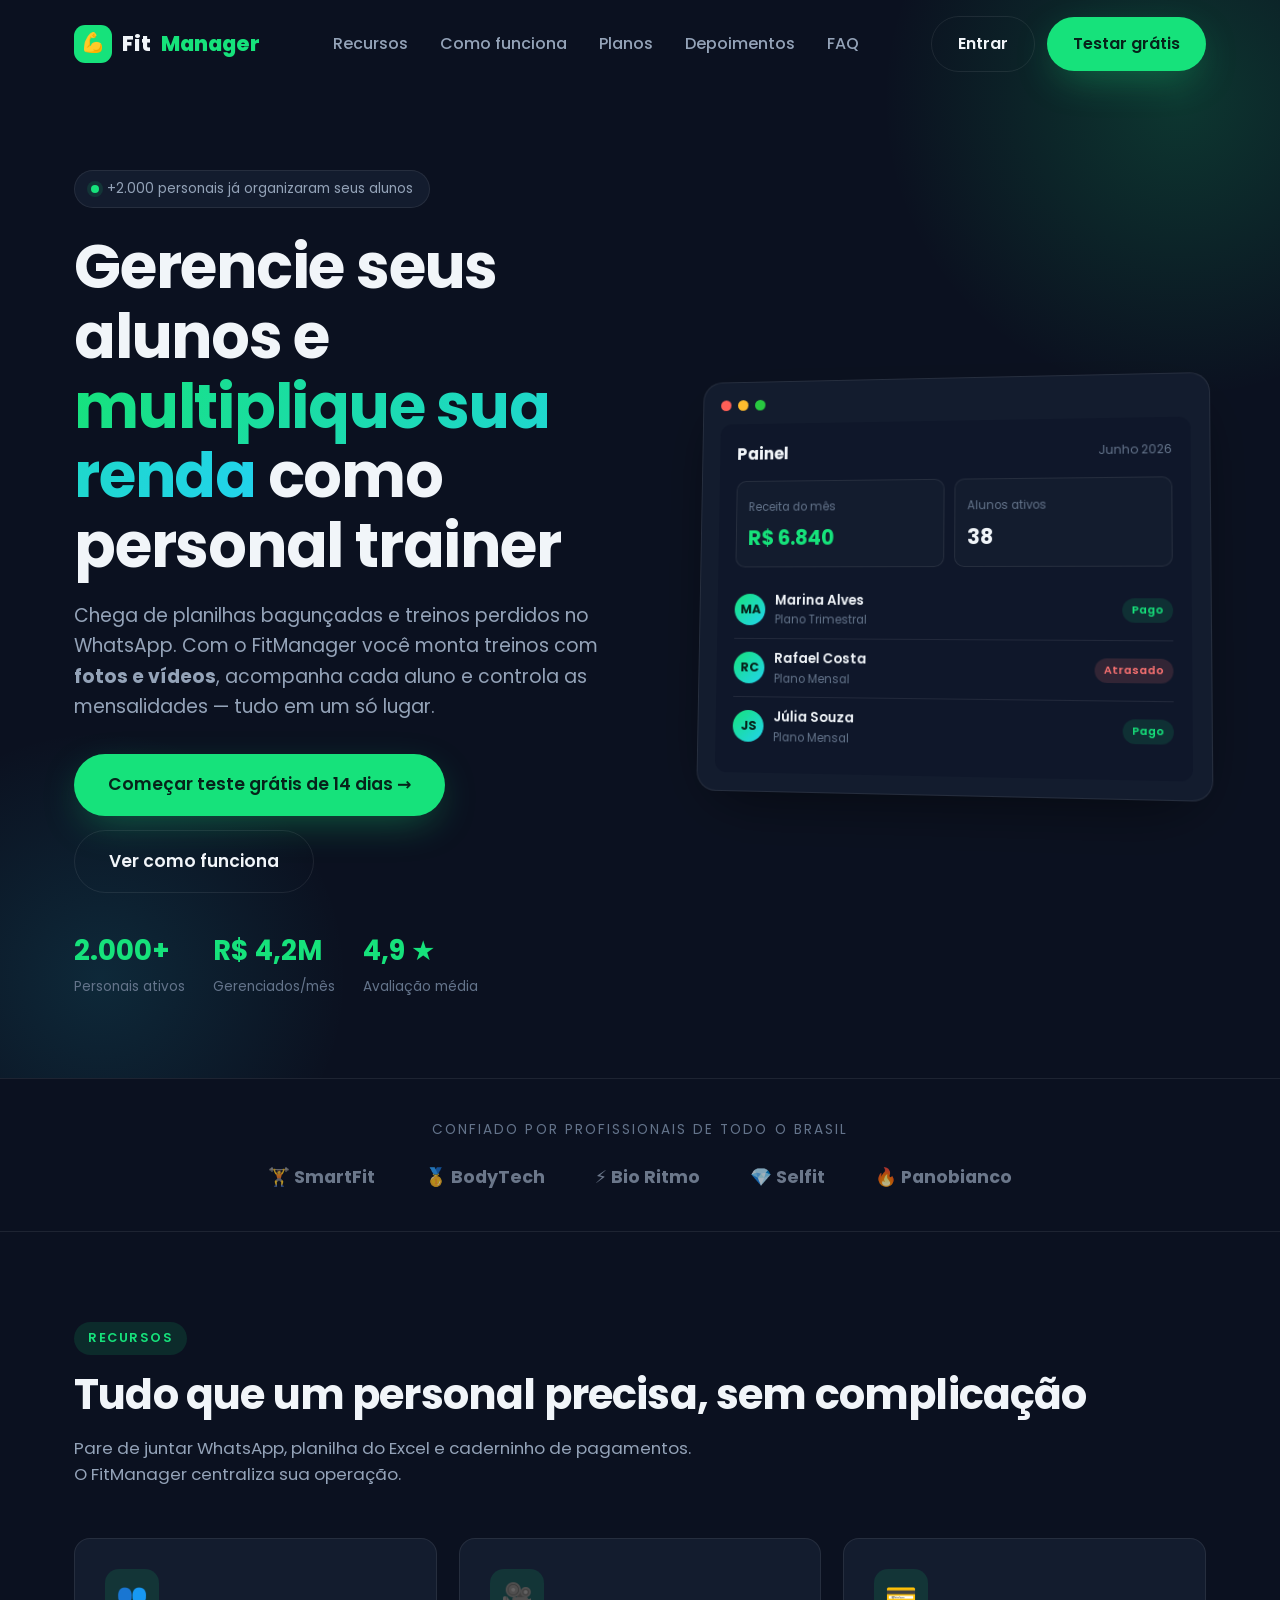
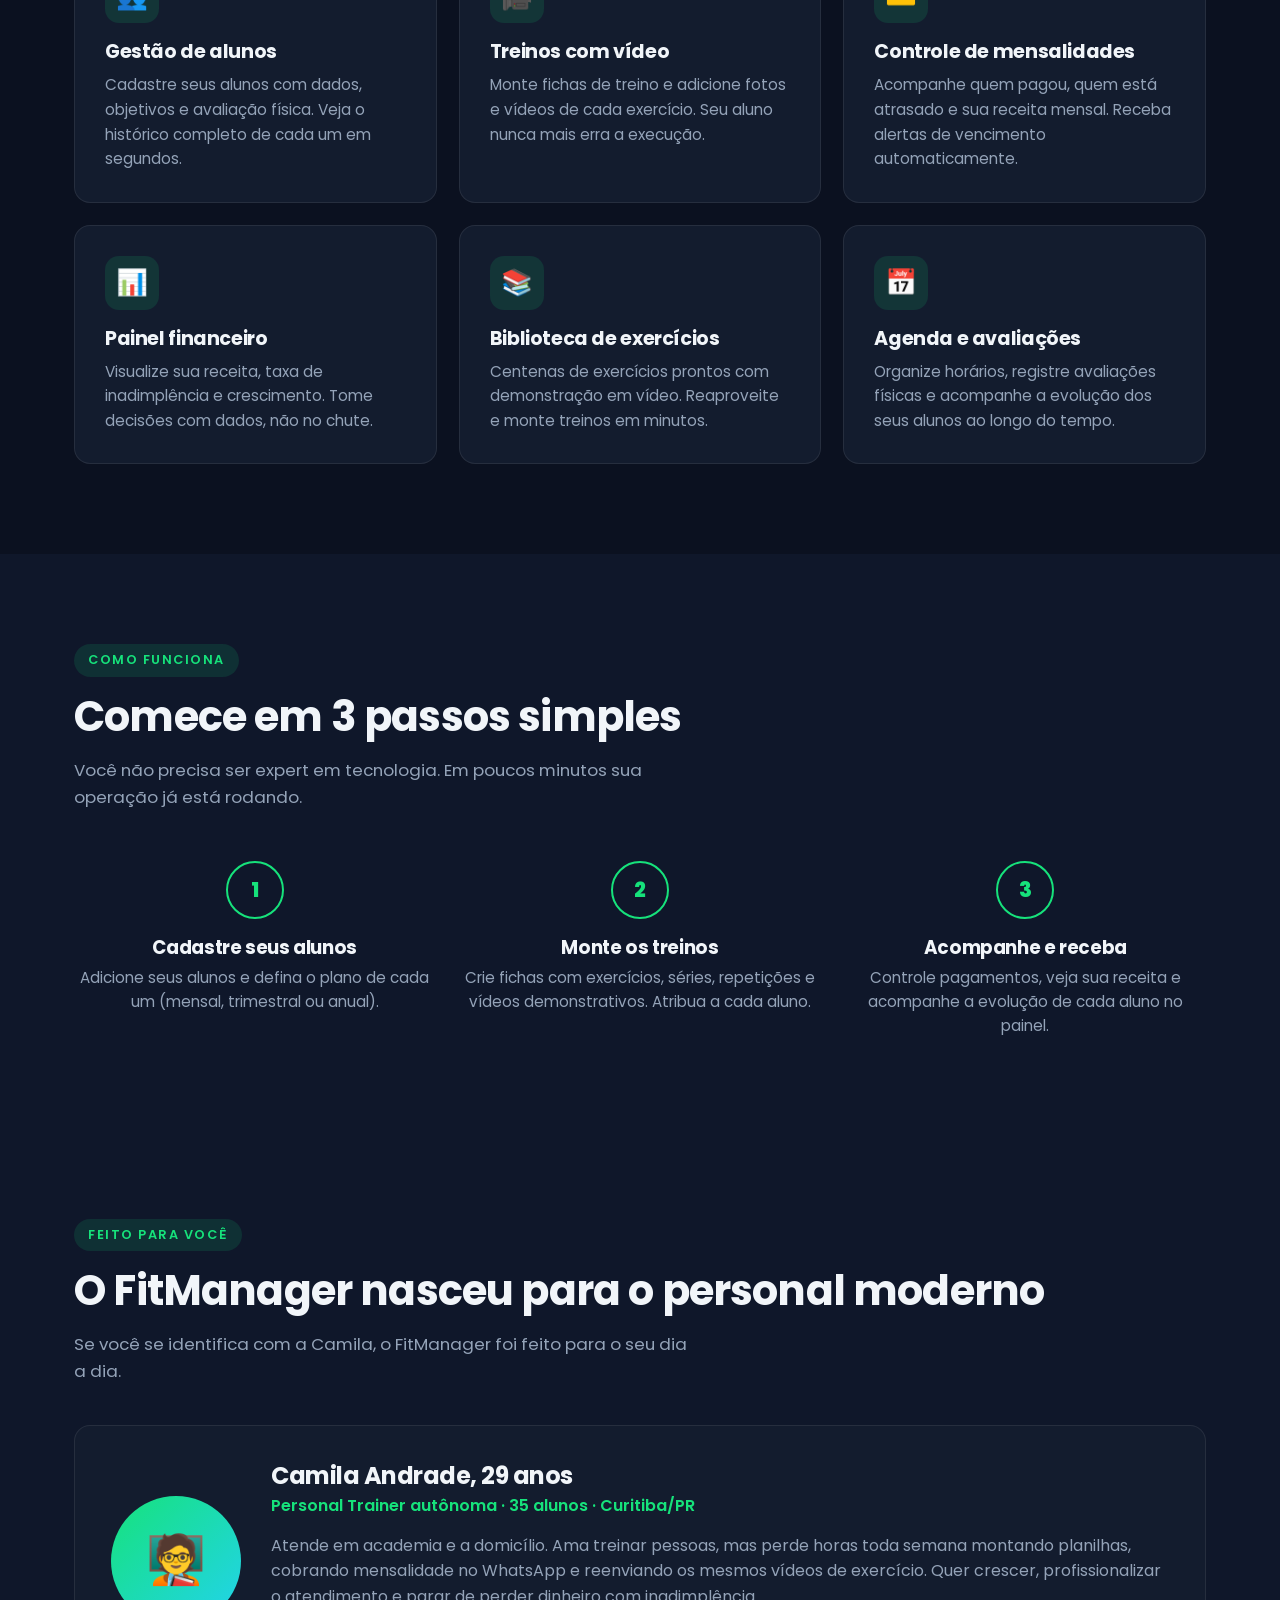
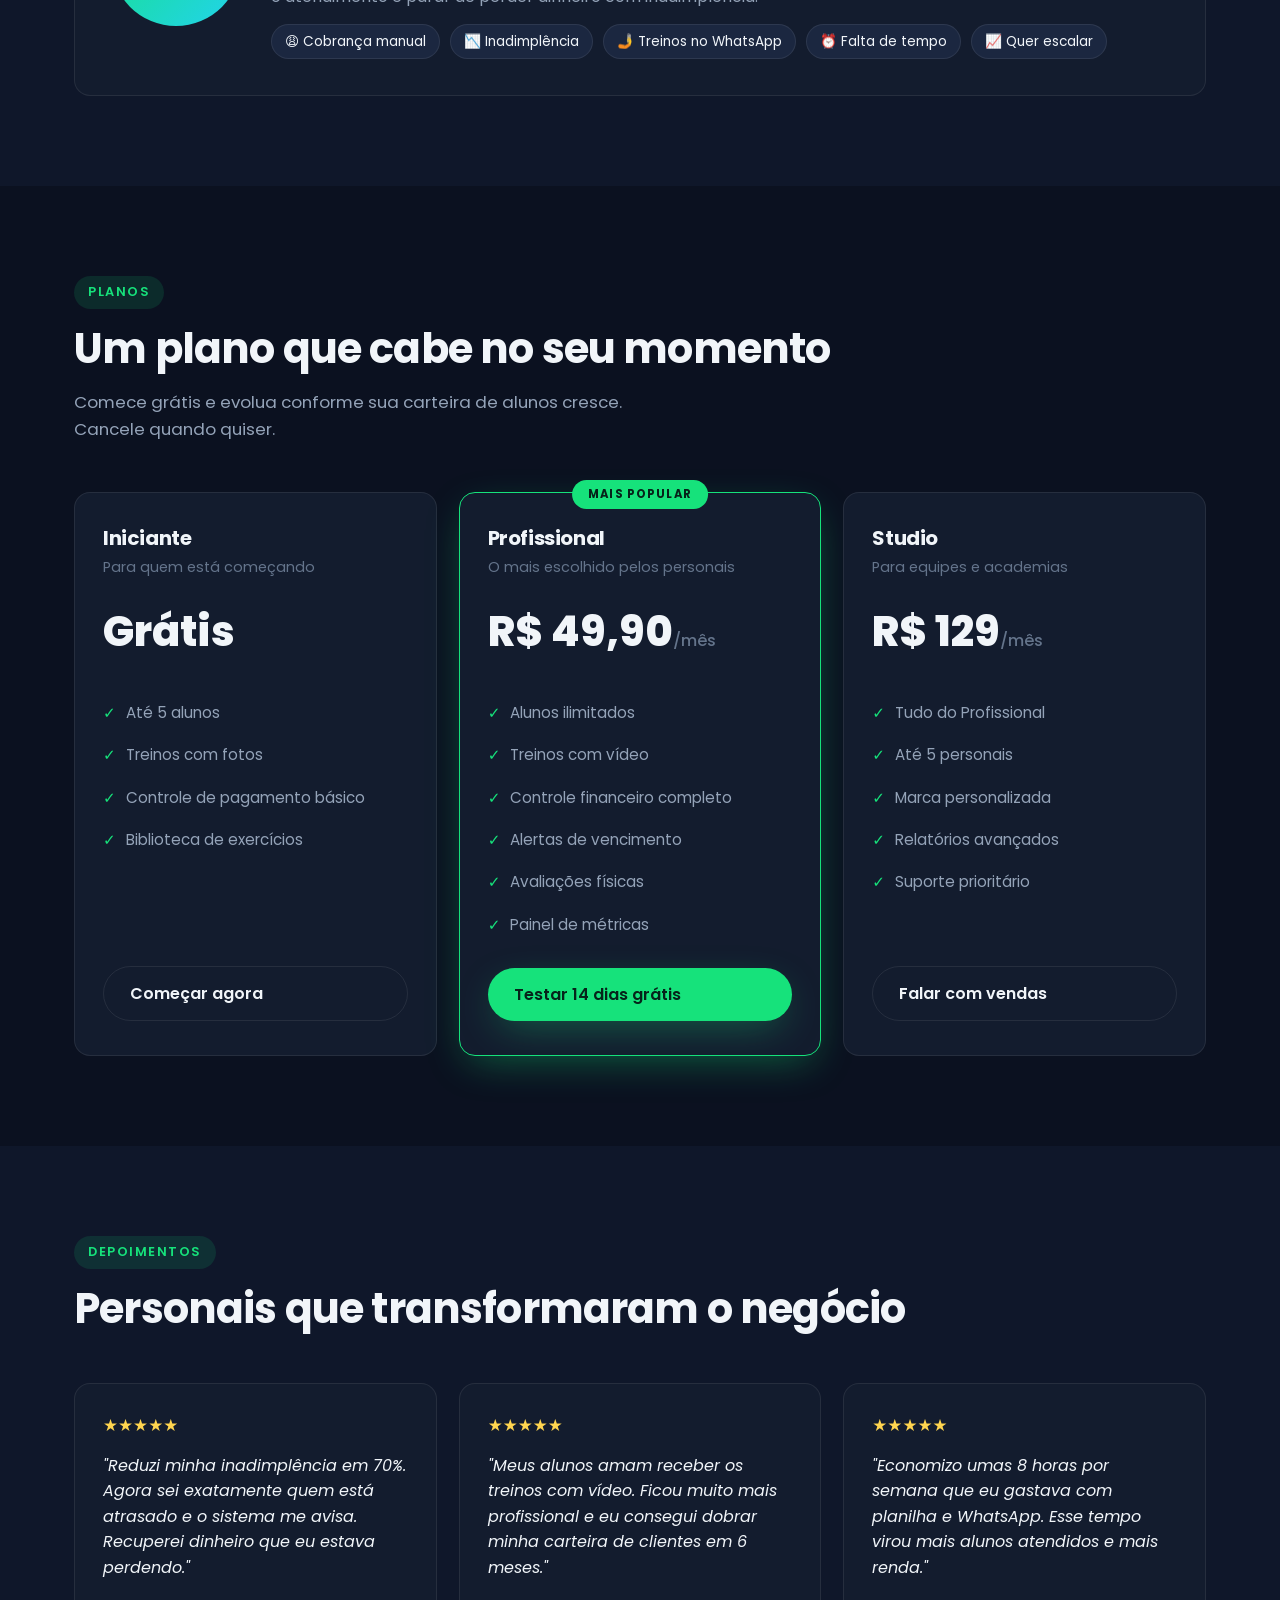
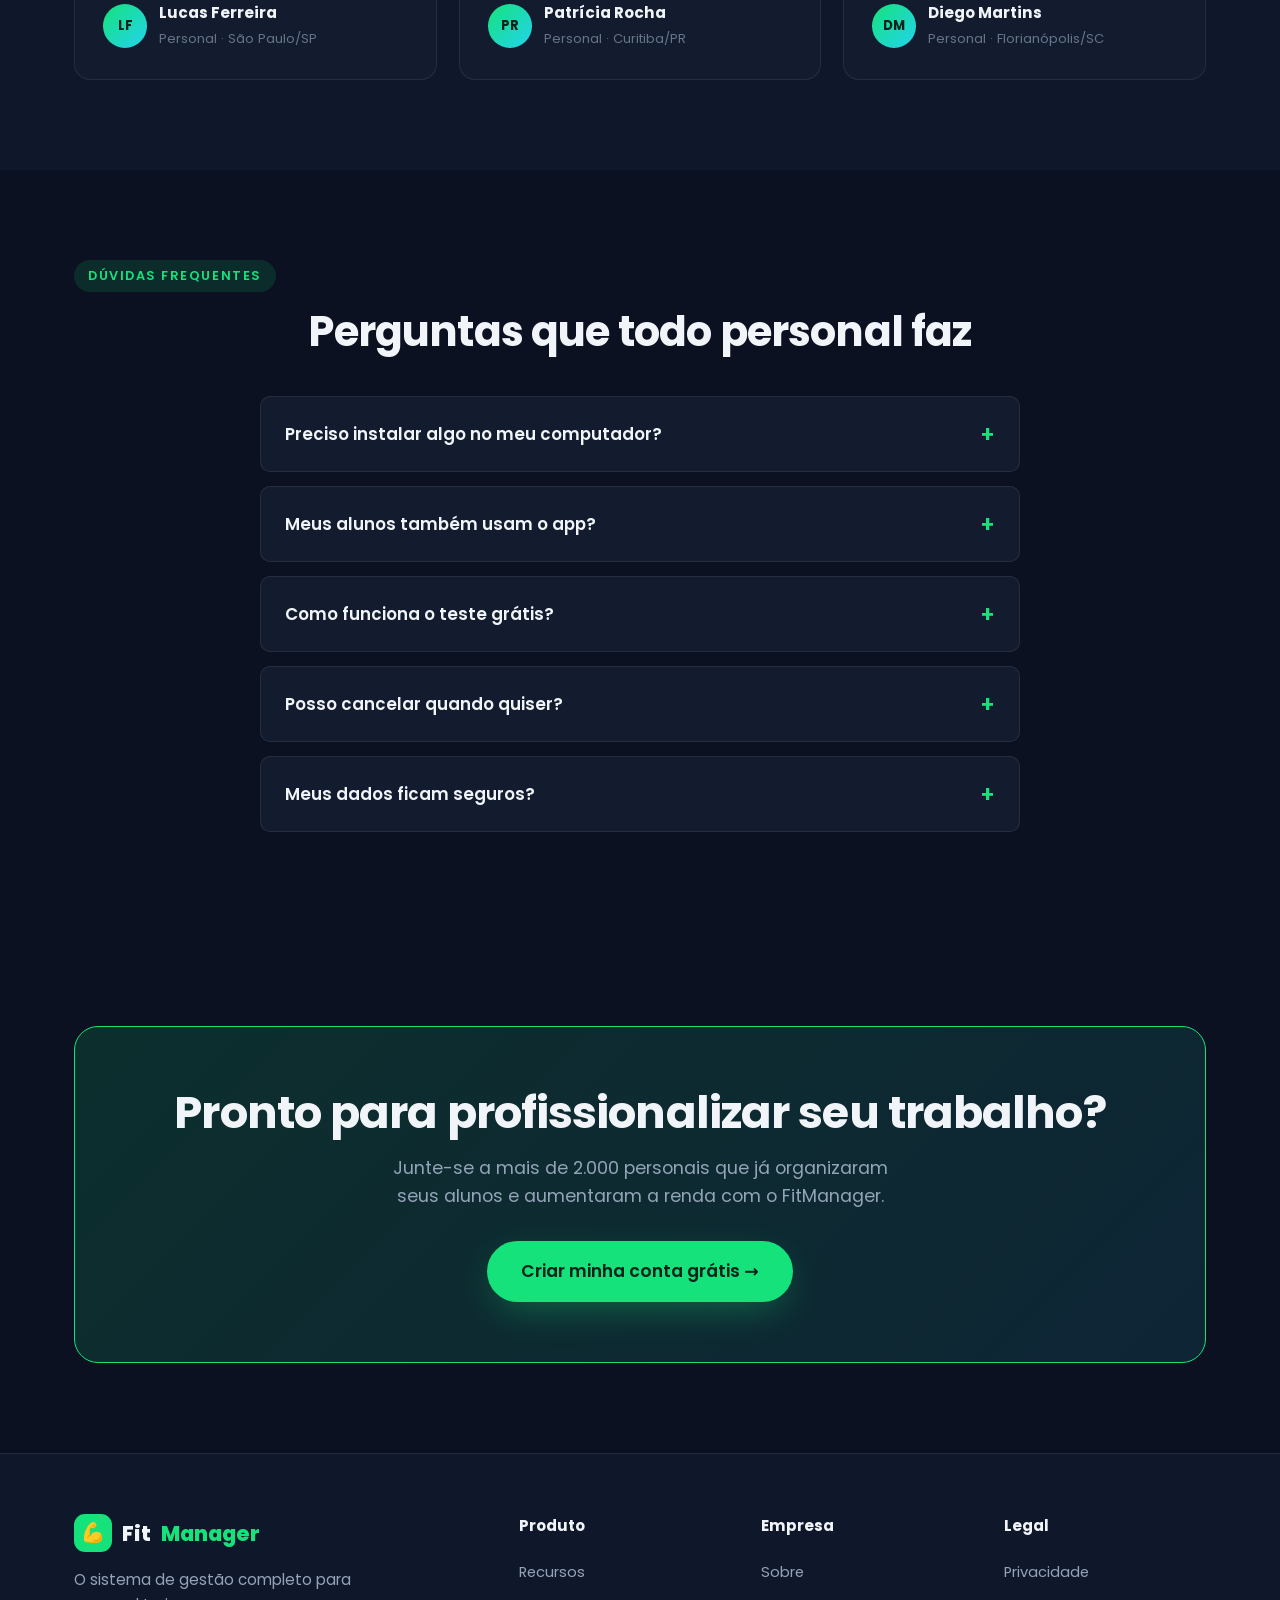
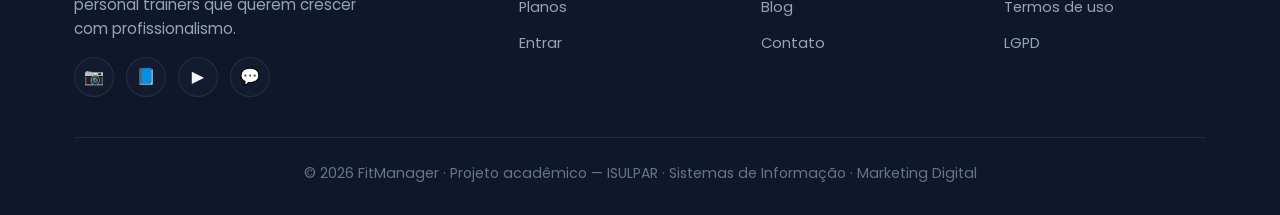
<file: index.html>
<!DOCTYPE html>
<html lang="pt-BR">
<head>
  <meta charset="UTF-8" />
  <meta name="viewport" content="width=device-width, initial-scale=1.0" />

  <!-- ===================== SEO BÁSICO ===================== -->
  <title>FitManager — Sistema de Gestão para Personal Trainer | Treinos, Alunos e Pagamentos</title>
  <meta name="description" content="FitManager é o app que organiza seus alunos, monta treinos com fotos e vídeos e controla os pagamentos da mensalidade em um só lugar. Pare de usar planilhas e WhatsApp — profissionalize seu trabalho como personal trainer." />
  <meta name="keywords" content="personal trainer, gestão de alunos, app de treino, software para personal, mensalidade academia, treino online, ficha de treino, gestão financeira personal" />
  <meta name="author" content="FitManager" />
  <meta name="robots" content="index, follow" />
  <link rel="canonical" href="https://fitmanager.com.br/" />

  <!-- Open Graph (redes sociais) -->
  <meta property="og:type" content="website" />
  <meta property="og:title" content="FitManager — Gestão completa para Personal Trainer" />
  <meta property="og:description" content="Organize alunos, treinos (com vídeos) e mensalidades em um só app. Teste grátis por 14 dias." />
  <meta property="og:locale" content="pt_BR" />
  <meta property="og:site_name" content="FitManager" />

  <!-- Twitter Card -->
  <meta name="twitter:card" content="summary_large_image" />
  <meta name="twitter:title" content="FitManager — Gestão para Personal Trainer" />
  <meta name="twitter:description" content="Treinos com vídeo, gestão de alunos e controle de mensalidades em um só lugar." />

  <!-- Dados estruturados (Schema.org) para SEO -->
  <script type="application/ld+json">
  {
    "@context": "https://schema.org",
    "@type": "SoftwareApplication",
    "name": "FitManager",
    "applicationCategory": "BusinessApplication",
    "operatingSystem": "Web",
    "description": "Sistema de gestão para personal trainers: alunos, treinos com vídeo e controle de pagamentos.",
    "offers": {
      "@type": "Offer",
      "price": "49.90",
      "priceCurrency": "BRL"
    },
    "aggregateRating": {
      "@type": "AggregateRating",
      "ratingValue": "4.9",
      "ratingCount": "327"
    }
  }
  </script>

  <link rel="preconnect" href="https://fonts.googleapis.com" />
  <link rel="preconnect" href="https://fonts.gstatic.com" crossorigin />
  <link href="https://fonts.googleapis.com/css2?family=Poppins:wght@400;500;600;700;800&display=swap" rel="stylesheet" />
  <link rel="stylesheet" href="assets/css/landing.css" />
  <link rel="icon" href="data:image/svg+xml,<svg xmlns='http://www.w3.org/2000/svg' viewBox='0 0 100 100'><text y='.9em' font-size='90'>💪</text></svg>" />
</head>
<body>

  <!-- ===================== HEADER ===================== -->
  <header class="header" id="header">
    <div class="container nav">
      <a href="#" class="logo">
        <span class="logo-mark">💪</span>
        Fit<span>Manager</span>
      </a>
      <nav class="nav-links" id="navLinks">
        <a href="#recursos">Recursos</a>
        <a href="#como-funciona">Como funciona</a>
        <a href="#planos">Planos</a>
        <a href="#depoimentos">Depoimentos</a>
        <a href="#faq">FAQ</a>
      </nav>
      <div class="nav-actions">
        <a href="app.html" class="btn btn-ghost">Entrar</a>
        <a href="app.html" class="btn btn-primary">Testar grátis</a>
        <button class="nav-toggle" id="navToggle" aria-label="Menu">☰</button>
      </div>
    </div>
  </header>

  <!-- ===================== HERO ===================== -->
  <section class="hero">
    <div class="container hero-grid">
      <div class="hero-text">
        <span class="hero-badge"><span class="dot"></span> +2.000 personais já organizaram seus alunos</span>
        <h1>Gerencie seus alunos e <span class="grad">multiplique sua renda</span> como personal trainer</h1>
        <p class="lead">
          Chega de planilhas bagunçadas e treinos perdidos no WhatsApp. Com o FitManager você monta
          treinos com <strong>fotos e vídeos</strong>, acompanha cada aluno e controla as mensalidades —
          tudo em um só lugar.
        </p>
        <div class="hero-cta">
          <a href="app.html" class="btn btn-primary btn-lg">Começar teste grátis de 14 dias →</a>
          <a href="#como-funciona" class="btn btn-ghost btn-lg">Ver como funciona</a>
        </div>
        <div class="hero-trust">
          <div class="stat"><strong>2.000+</strong><span>Personais ativos</span></div>
          <div class="stat"><strong>R$ 4,2M</strong><span>Gerenciados/mês</span></div>
          <div class="stat"><strong>4,9 ★</strong><span>Avaliação média</span></div>
        </div>
      </div>

      <!-- Mockup do app -->
      <div class="hero-mockup">
        <div class="mockup-bar"><i></i><i></i><i></i></div>
        <div class="mockup-screen">
          <div class="mk-row">
            <span class="mk-title">Painel</span>
            <span style="font-size:.75rem;color:var(--text-dim)">Junho 2026</span>
          </div>
          <div class="mk-cards">
            <div class="mk-card green"><small>Receita do mês</small><strong>R$ 6.840</strong></div>
            <div class="mk-card"><small>Alunos ativos</small><strong>38</strong></div>
          </div>
          <div class="mk-list">
            <div class="mk-item">
              <span class="mk-avatar">MA</span>
              <div><div class="nm">Marina Alves</div><div class="pl">Plano Trimestral</div></div>
              <span class="mk-tag paid">Pago</span>
            </div>
            <div class="mk-item">
              <span class="mk-avatar">RC</span>
              <div><div class="nm">Rafael Costa</div><div class="pl">Plano Mensal</div></div>
              <span class="mk-tag late">Atrasado</span>
            </div>
            <div class="mk-item">
              <span class="mk-avatar">JS</span>
              <div><div class="nm">Júlia Souza</div><div class="pl">Plano Mensal</div></div>
              <span class="mk-tag paid">Pago</span>
            </div>
          </div>
        </div>
      </div>
    </div>
  </section>

  <!-- ===================== LOGOS / PROVA SOCIAL ===================== -->
  <div class="logos">
    <div class="container">
      <p>Confiado por profissionais de todo o Brasil</p>
      <div class="logos-row">
        <span>🏋️ SmartFit</span>
        <span>🥇 BodyTech</span>
        <span>⚡ Bio Ritmo</span>
        <span>💎 Selfit</span>
        <span>🔥 Panobianco</span>
      </div>
    </div>
  </div>

  <!-- ===================== PROBLEMA / FEATURES ===================== -->
  <section id="recursos">
    <div class="container">
      <span class="section-tag">Recursos</span>
      <h2 class="section-title">Tudo que um personal precisa, sem complicação</h2>
      <p class="section-subtitle">Pare de juntar WhatsApp, planilha do Excel e caderninho de pagamentos. O FitManager centraliza sua operação.</p>

      <div class="features-grid">
        <div class="feature-card reveal">
          <div class="feature-icon">👥</div>
          <h3>Gestão de alunos</h3>
          <p>Cadastre seus alunos com dados, objetivos e avaliação física. Veja o histórico completo de cada um em segundos.</p>
        </div>
        <div class="feature-card reveal">
          <div class="feature-icon">🎥</div>
          <h3>Treinos com vídeo</h3>
          <p>Monte fichas de treino e adicione fotos e vídeos de cada exercício. Seu aluno nunca mais erra a execução.</p>
        </div>
        <div class="feature-card reveal">
          <div class="feature-icon">💳</div>
          <h3>Controle de mensalidades</h3>
          <p>Acompanhe quem pagou, quem está atrasado e sua receita mensal. Receba alertas de vencimento automaticamente.</p>
        </div>
        <div class="feature-card reveal">
          <div class="feature-icon">📊</div>
          <h3>Painel financeiro</h3>
          <p>Visualize sua receita, taxa de inadimplência e crescimento. Tome decisões com dados, não no chute.</p>
        </div>
        <div class="feature-card reveal">
          <div class="feature-icon">📚</div>
          <h3>Biblioteca de exercícios</h3>
          <p>Centenas de exercícios prontos com demonstração em vídeo. Reaproveite e monte treinos em minutos.</p>
        </div>
        <div class="feature-card reveal">
          <div class="feature-icon">📅</div>
          <h3>Agenda e avaliações</h3>
          <p>Organize horários, registre avaliações físicas e acompanhe a evolução dos seus alunos ao longo do tempo.</p>
        </div>
      </div>
    </div>
  </section>

  <!-- ===================== COMO FUNCIONA ===================== -->
  <section id="como-funciona" style="background:var(--bg-2)">
    <div class="container">
      <span class="section-tag">Como funciona</span>
      <h2 class="section-title">Comece em 3 passos simples</h2>
      <p class="section-subtitle">Você não precisa ser expert em tecnologia. Em poucos minutos sua operação já está rodando.</p>

      <div class="steps">
        <div class="step reveal">
          <div class="step-num">1</div>
          <h3>Cadastre seus alunos</h3>
          <p>Adicione seus alunos e defina o plano de cada um (mensal, trimestral ou anual).</p>
        </div>
        <div class="step reveal">
          <div class="step-num">2</div>
          <h3>Monte os treinos</h3>
          <p>Crie fichas com exercícios, séries, repetições e vídeos demonstrativos. Atribua a cada aluno.</p>
        </div>
        <div class="step reveal">
          <div class="step-num">3</div>
          <h3>Acompanhe e receba</h3>
          <p>Controle pagamentos, veja sua receita e acompanhe a evolução de cada aluno no painel.</p>
        </div>
      </div>
    </div>
  </section>

  <!-- ===================== PERSONA / PÚBLICO-ALVO ===================== -->
  <section class="persona">
    <div class="container">
      <span class="section-tag">Feito para você</span>
      <h2 class="section-title">O FitManager nasceu para o personal moderno</h2>
      <p class="section-subtitle">Se você se identifica com a Camila, o FitManager foi feito para o seu dia a dia.</p>

      <div class="persona-card reveal">
        <div class="persona-avatar">🧑‍🏫</div>
        <div class="persona-info">
          <h3>Camila Andrade, 29 anos</h3>
          <div class="role">Personal Trainer autônoma · 35 alunos · Curitiba/PR</div>
          <p>
            Atende em academia e a domicílio. Ama treinar pessoas, mas perde horas toda semana montando
            planilhas, cobrando mensalidade no WhatsApp e reenviando os mesmos vídeos de exercício.
            Quer crescer, profissionalizar o atendimento e parar de perder dinheiro com inadimplência.
          </p>
          <div class="persona-pains">
            <span>😩 Cobrança manual</span>
            <span>📉 Inadimplência</span>
            <span>🤳 Treinos no WhatsApp</span>
            <span>⏰ Falta de tempo</span>
            <span>📈 Quer escalar</span>
          </div>
        </div>
      </div>
    </div>
  </section>

  <!-- ===================== PLANOS / PRICING ===================== -->
  <section id="planos">
    <div class="container">
      <span class="section-tag">Planos</span>
      <h2 class="section-title">Um plano que cabe no seu momento</h2>
      <p class="section-subtitle">Comece grátis e evolua conforme sua carteira de alunos cresce. Cancele quando quiser.</p>

      <div class="pricing-grid">
        <div class="price-card reveal">
          <h3>Iniciante</h3>
          <p class="desc">Para quem está começando</p>
          <div class="price">Grátis</div>
          <ul>
            <li>Até 5 alunos</li>
            <li>Treinos com fotos</li>
            <li>Controle de pagamento básico</li>
            <li>Biblioteca de exercícios</li>
          </ul>
          <a href="app.html" class="btn btn-ghost">Começar agora</a>
        </div>

        <div class="price-card featured reveal">
          <h3>Profissional</h3>
          <p class="desc">O mais escolhido pelos personais</p>
          <div class="price">R$ 49,90<small>/mês</small></div>
          <ul>
            <li>Alunos ilimitados</li>
            <li>Treinos com vídeo</li>
            <li>Controle financeiro completo</li>
            <li>Alertas de vencimento</li>
            <li>Avaliações físicas</li>
            <li>Painel de métricas</li>
          </ul>
          <a href="app.html" class="btn btn-primary">Testar 14 dias grátis</a>
        </div>

        <div class="price-card reveal">
          <h3>Studio</h3>
          <p class="desc">Para equipes e academias</p>
          <div class="price">R$ 129<small>/mês</small></div>
          <ul>
            <li>Tudo do Profissional</li>
            <li>Até 5 personais</li>
            <li>Marca personalizada</li>
            <li>Relatórios avançados</li>
            <li>Suporte prioritário</li>
          </ul>
          <a href="app.html" class="btn btn-ghost">Falar com vendas</a>
        </div>
      </div>
    </div>
  </section>

  <!-- ===================== DEPOIMENTOS ===================== -->
  <section id="depoimentos" style="background:var(--bg-2)">
    <div class="container">
      <span class="section-tag">Depoimentos</span>
      <h2 class="section-title">Personais que transformaram o negócio</h2>

      <div class="testi-grid">
        <div class="testi-card reveal">
          <div class="testi-stars">★★★★★</div>
          <p>"Reduzi minha inadimplência em 70%. Agora sei exatamente quem está atrasado e o sistema me avisa. Recuperei dinheiro que eu estava perdendo."</p>
          <div class="testi-author">
            <span class="av">LF</span>
            <div><strong>Lucas Ferreira</strong><span>Personal · São Paulo/SP</span></div>
          </div>
        </div>
        <div class="testi-card reveal">
          <div class="testi-stars">★★★★★</div>
          <p>"Meus alunos amam receber os treinos com vídeo. Ficou muito mais profissional e eu consegui dobrar minha carteira de clientes em 6 meses."</p>
          <div class="testi-author">
            <span class="av">PR</span>
            <div><strong>Patrícia Rocha</strong><span>Personal · Curitiba/PR</span></div>
          </div>
        </div>
        <div class="testi-card reveal">
          <div class="testi-stars">★★★★★</div>
          <p>"Economizo umas 8 horas por semana que eu gastava com planilha e WhatsApp. Esse tempo virou mais alunos atendidos e mais renda."</p>
          <div class="testi-author">
            <span class="av">DM</span>
            <div><strong>Diego Martins</strong><span>Personal · Florianópolis/SC</span></div>
          </div>
        </div>
      </div>
    </div>
  </section>

  <!-- ===================== FAQ ===================== -->
  <section id="faq">
    <div class="container">
      <span class="section-tag">Dúvidas frequentes</span>
      <h2 class="section-title" style="text-align:center">Perguntas que todo personal faz</h2>

      <div class="faq-list">
        <div class="faq-item">
          <button class="faq-q">Preciso instalar algo no meu computador? <span class="ic">+</span></button>
          <div class="faq-a"><p>Não. O FitManager funciona direto no navegador, no computador ou no celular. É só acessar e usar.</p></div>
        </div>
        <div class="faq-item">
          <button class="faq-q">Meus alunos também usam o app? <span class="ic">+</span></button>
          <div class="faq-a"><p>Sim! Seus alunos recebem acesso aos treinos com vídeos e podem acompanhar a evolução pelo celular, com a sua marca.</p></div>
        </div>
        <div class="faq-item">
          <button class="faq-q">Como funciona o teste grátis? <span class="ic">+</span></button>
          <div class="faq-a"><p>Você tem 14 dias para usar todos os recursos do plano Profissional sem pagar nada e sem cadastrar cartão. Se gostar, é só assinar.</p></div>
        </div>
        <div class="faq-item">
          <button class="faq-q">Posso cancelar quando quiser? <span class="ic">+</span></button>
          <div class="faq-a"><p>Sim, sem multa e sem burocracia. Você cancela com um clique e mantém o acesso até o fim do período pago.</p></div>
        </div>
        <div class="faq-item">
          <button class="faq-q">Meus dados ficam seguros? <span class="ic">+</span></button>
          <div class="faq-a"><p>Sim. Seus dados são protegidos e em conformidade com a LGPD. Você é o único dono das informações dos seus alunos.</p></div>
        </div>
      </div>
    </div>
  </section>

  <!-- ===================== CTA FINAL ===================== -->
  <section class="cta-final">
    <div class="container">
      <div class="cta-box reveal">
        <h2>Pronto para profissionalizar seu trabalho?</h2>
        <p>Junte-se a mais de 2.000 personais que já organizaram seus alunos e aumentaram a renda com o FitManager.</p>
        <a href="app.html" class="btn btn-primary btn-lg">Criar minha conta grátis →</a>
      </div>
    </div>
  </section>

  <!-- ===================== FOOTER ===================== -->
  <footer class="footer">
    <div class="container">
      <div class="footer-grid">
        <div class="footer-brand">
          <a href="#" class="logo"><span class="logo-mark">💪</span> Fit<span>Manager</span></a>
          <p>O sistema de gestão completo para personal trainers que querem crescer com profissionalismo.</p>
          <div class="footer-social">
            <a href="#" aria-label="Instagram">📷</a>
            <a href="#" aria-label="Facebook">📘</a>
            <a href="#" aria-label="YouTube">▶️</a>
            <a href="#" aria-label="WhatsApp">💬</a>
          </div>
        </div>
        <div class="footer-col">
          <h4>Produto</h4>
          <a href="#recursos">Recursos</a>
          <a href="#planos">Planos</a>
          <a href="app.html">Entrar</a>
        </div>
        <div class="footer-col">
          <h4>Empresa</h4>
          <a href="#">Sobre</a>
          <a href="#">Blog</a>
          <a href="#">Contato</a>
        </div>
        <div class="footer-col">
          <h4>Legal</h4>
          <a href="#">Privacidade</a>
          <a href="#">Termos de uso</a>
          <a href="#">LGPD</a>
        </div>
      </div>
      <div class="footer-bottom">
        © 2026 FitManager · Projeto acadêmico — ISULPAR · Sistemas de Informação · Marketing Digital
      </div>
    </div>
  </footer>

  <script src="assets/js/landing.js"></script>
</body>
</html>
</file>
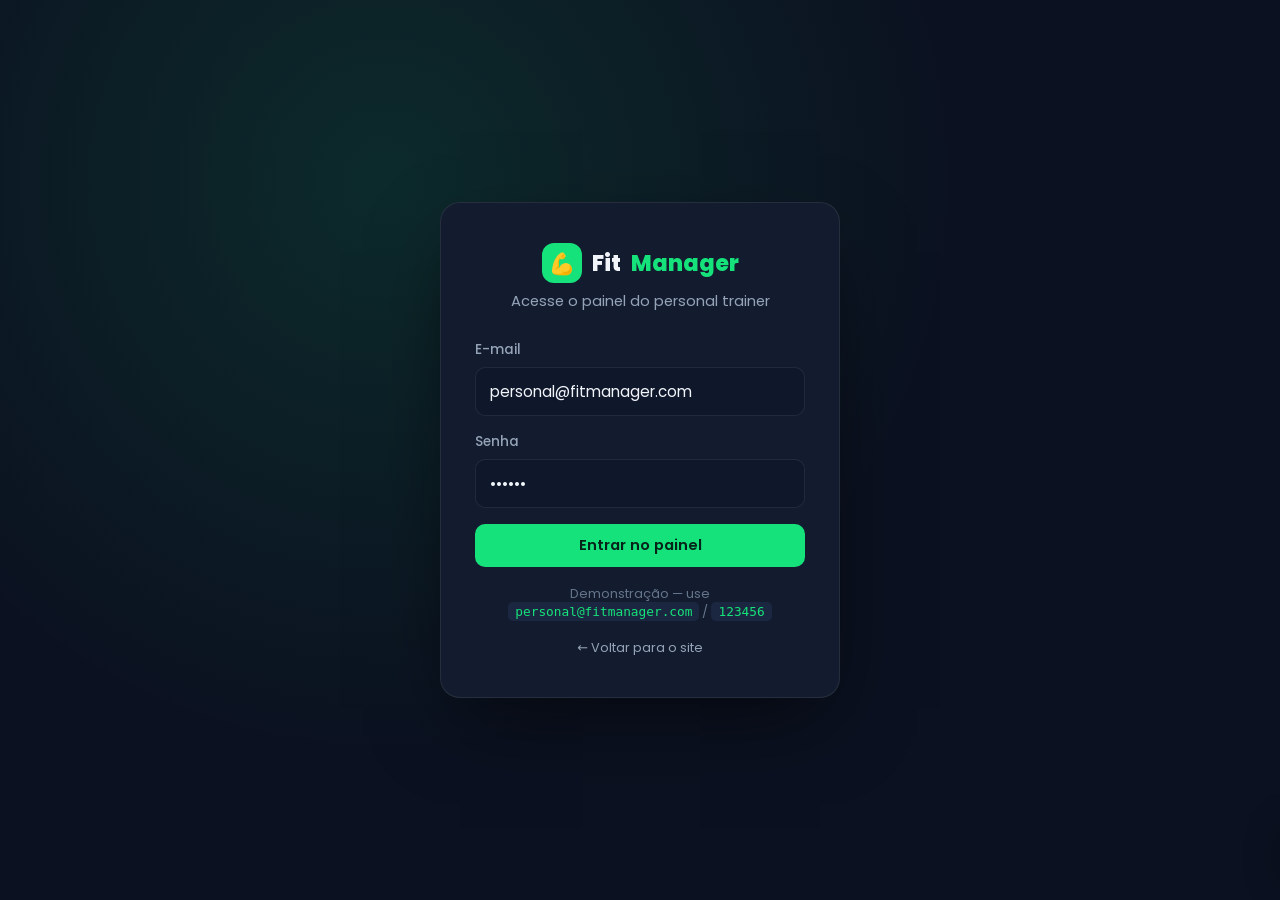
<file: app.html>
<!DOCTYPE html>
<html lang="pt-BR">
<head>
  <meta charset="UTF-8" />
  <meta name="viewport" content="width=device-width, initial-scale=1.0" />
  <title>FitManager — App de Gestão</title>
  <meta name="robots" content="noindex" />
  <link rel="preconnect" href="https://fonts.googleapis.com" />
  <link rel="preconnect" href="https://fonts.gstatic.com" crossorigin />
  <link href="https://fonts.googleapis.com/css2?family=Poppins:wght@400;500;600;700;800&display=swap" rel="stylesheet" />
  <link rel="stylesheet" href="assets/css/app.css" />
  <link rel="icon" href="data:image/svg+xml,<svg xmlns='http://www.w3.org/2000/svg' viewBox='0 0 100 100'><text y='.9em' font-size='90'>💪</text></svg>" />
</head>
<body>

  <!-- ===================== LOGIN ===================== -->
  <div id="loginScreen" class="login-wrap">
    <form class="login-card" id="loginForm">
      <div class="login-logo"><span class="mark">💪</span> Fit<span>Manager</span></div>
      <p class="sub">Acesse o painel do personal trainer</p>
      <div class="field">
        <label>E-mail</label>
        <input type="email" id="loginEmail" value="personal@fitmanager.com" />
      </div>
      <div class="field">
        <label>Senha</label>
        <input type="password" id="loginPass" value="123456" />
      </div>
      <button type="submit" class="btn btn-primary btn-block">Entrar no painel</button>
      <p class="login-hint">Demonstração — use <code>personal@fitmanager.com</code> / <code>123456</code></p>
      <p class="login-hint"><a href="index.html" style="color:var(--text-muted)">← Voltar para o site</a></p>
    </form>
  </div>

  <!-- ===================== APP ===================== -->
  <div id="appShell" class="app-shell hidden">

    <!-- Sidebar -->
    <aside class="sidebar" id="sidebar">
      <div class="sidebar-logo"><span class="mark">💪</span> Fit<span>Manager</span></div>
      <nav class="sidebar-nav">
        <button class="nav-item active" data-page="dashboard"><span class="ic">📊</span> Painel</button>
        <button class="nav-item" data-page="students"><span class="ic">👥</span> Alunos</button>
        <button class="nav-item" data-page="workouts"><span class="ic">📋</span> Treinos</button>
        <button class="nav-item" data-page="library"><span class="ic">🎥</span> Exercícios</button>
        <button class="nav-item" data-page="payments"><span class="ic">💳</span> Pagamentos</button>
      </nav>
      <div class="sidebar-foot">
        <div class="user-chip">
          <span class="av" id="trainerInitials">CA</span>
          <div>
            <div class="nm" id="trainerName">Camila Andrade</div>
            <div class="rl">Personal Trainer</div>
          </div>
        </div>
        <button class="nav-item" id="logoutBtn" style="margin-top:8px"><span class="ic">🚪</span> Sair</button>
      </div>
    </aside>
    <div class="backdrop" id="backdrop"></div>

    <!-- Main -->
    <div class="main">
      <header class="topbar">
        <div style="display:flex;align-items:center;gap:14px">
          <button class="sidebar-toggle" id="sidebarToggle">☰</button>
          <div>
            <h1 id="pageTitle">Painel</h1>
            <div class="sub" id="pageSub">Visão geral do seu negócio</div>
          </div>
        </div>
        <div class="topbar-actions" id="topbarActions"></div>
      </header>

      <!-- Páginas -->
      <section id="page-dashboard" class="page"></section>
      <section id="page-students" class="page hidden"></section>
      <section id="page-workouts" class="page hidden"></section>
      <section id="page-library" class="page hidden"></section>
      <section id="page-payments" class="page hidden"></section>
    </div>
  </div>

  <!-- Container de modais -->
  <div id="modalRoot"></div>
  <!-- Toast -->
  <div id="toast" class="toast"><span class="ic">✓</span> <span id="toastMsg"></span></div>

  <script src="assets/js/data.js"></script>
  <script src="assets/js/app.js"></script>
</body>
</html>
</file>
<file: assets/css/landing.css>
/* ==========================================================================
   FitManager — Landing Page
   Identidade visual: Dark + Lime (energia, tecnologia, fitness)
   ========================================================================== */

:root {
  /* Cores da marca */
  --brand:        #16E27B;   /* Lime/Emerald — energia */
  --brand-dark:   #0FB866;
  --brand-soft:   rgba(22, 226, 123, 0.12);
  --accent:       #22D3EE;   /* Ciano — destaque secundário */

  --bg:           #0B1120;   /* Fundo principal (navy profundo) */
  --bg-2:         #0F172A;
  --surface:      #131C2E;
  --surface-2:    #1B2740;
  --border:       rgba(255, 255, 255, 0.08);

  --text:         #F1F5F9;
  --text-muted:   #94A3B8;
  --text-dim:     #64748B;

  --radius:       16px;
  --radius-sm:    10px;
  --shadow:       0 20px 60px -20px rgba(0, 0, 0, 0.6);
  --shadow-brand: 0 12px 40px -10px rgba(22, 226, 123, 0.4);

  --max:          1180px;
  --font:         'Poppins', 'Segoe UI', system-ui, -apple-system, sans-serif;
}

/* Reset */
*, *::before, *::after { box-sizing: border-box; margin: 0; padding: 0; }

html { scroll-behavior: smooth; }

body {
  font-family: var(--font);
  background: var(--bg);
  color: var(--text);
  line-height: 1.6;
  -webkit-font-smoothing: antialiased;
  overflow-x: hidden;
}

img { max-width: 100%; display: block; }
a { color: inherit; text-decoration: none; }
ul { list-style: none; }

.container {
  width: 100%;
  max-width: var(--max);
  margin: 0 auto;
  padding: 0 24px;
}

/* Tipografia */
h1, h2, h3 { line-height: 1.15; font-weight: 700; letter-spacing: -0.02em; }
.section-tag {
  display: inline-block;
  font-size: 0.8rem;
  font-weight: 600;
  text-transform: uppercase;
  letter-spacing: 0.12em;
  color: var(--brand);
  background: var(--brand-soft);
  padding: 6px 14px;
  border-radius: 999px;
  margin-bottom: 16px;
}
.section-title {
  font-size: clamp(1.8rem, 4vw, 2.6rem);
  margin-bottom: 16px;
}
.section-subtitle {
  color: var(--text-muted);
  font-size: 1.05rem;
  max-width: 620px;
}
.text-brand { color: var(--brand); }

section { padding: 90px 0; position: relative; }

/* Botões */
.btn {
  display: inline-flex;
  align-items: center;
  gap: 8px;
  font-family: var(--font);
  font-weight: 600;
  font-size: 1rem;
  padding: 14px 26px;
  border-radius: 999px;
  border: none;
  cursor: pointer;
  transition: transform 0.2s ease, box-shadow 0.2s ease, background 0.2s ease;
}
.btn-primary {
  background: var(--brand);
  color: #06231A;
  box-shadow: var(--shadow-brand);
}
.btn-primary:hover { transform: translateY(-3px); box-shadow: 0 16px 50px -8px rgba(22, 226, 123, 0.55); }
.btn-ghost {
  background: transparent;
  color: var(--text);
  border: 1px solid var(--border);
}
.btn-ghost:hover { background: var(--surface-2); border-color: var(--brand); }
.btn-lg { padding: 17px 34px; font-size: 1.08rem; }

/* ===================== HEADER ===================== */
.header {
  position: fixed;
  top: 0; left: 0; right: 0;
  z-index: 100;
  padding: 16px 0;
  transition: background 0.3s ease, backdrop-filter 0.3s ease, padding 0.3s ease;
}
.header.scrolled {
  background: rgba(11, 17, 32, 0.85);
  backdrop-filter: blur(14px);
  border-bottom: 1px solid var(--border);
  padding: 10px 0;
}
.nav { display: flex; align-items: center; justify-content: space-between; }
.logo { display: flex; align-items: center; gap: 10px; font-weight: 800; font-size: 1.3rem; }
.logo-mark {
  width: 38px; height: 38px;
  display: grid; place-items: center;
  background: var(--brand);
  border-radius: 11px;
  color: #06231A;
  font-size: 1.2rem;
}
.logo span { color: var(--brand); }
.nav-links { display: flex; gap: 32px; }
.nav-links a { color: var(--text-muted); font-weight: 500; transition: color 0.2s; }
.nav-links a:hover { color: var(--text); }
.nav-actions { display: flex; gap: 12px; align-items: center; }
.nav-toggle { display: none; background: none; border: none; color: var(--text); font-size: 1.6rem; cursor: pointer; }

/* ===================== HERO ===================== */
.hero {
  padding-top: 170px;
  padding-bottom: 80px;
  position: relative;
  overflow: hidden;
}
.hero::before {
  content: '';
  position: absolute;
  top: -200px; right: -200px;
  width: 600px; height: 600px;
  background: radial-gradient(circle, rgba(22,226,123,0.18), transparent 70%);
  z-index: 0;
}
.hero::after {
  content: '';
  position: absolute;
  bottom: -150px; left: -150px;
  width: 500px; height: 500px;
  background: radial-gradient(circle, rgba(34,211,238,0.12), transparent 70%);
  z-index: 0;
}
.hero-grid {
  display: grid;
  grid-template-columns: 1.05fr 0.95fr;
  gap: 50px;
  align-items: center;
  position: relative;
  z-index: 1;
}
.hero-badge {
  display: inline-flex; align-items: center; gap: 8px;
  background: var(--surface);
  border: 1px solid var(--border);
  padding: 7px 16px;
  border-radius: 999px;
  font-size: 0.85rem;
  color: var(--text-muted);
  margin-bottom: 24px;
}
.hero-badge .dot { width: 8px; height: 8px; border-radius: 50%; background: var(--brand); box-shadow: 0 0 0 4px var(--brand-soft); }
.hero h1 {
  font-size: clamp(2.4rem, 5.2vw, 3.8rem);
  margin-bottom: 20px;
}
.hero h1 .grad {
  background: linear-gradient(120deg, var(--brand), var(--accent));
  -webkit-background-clip: text;
  background-clip: text;
  -webkit-text-fill-color: transparent;
}
.hero p.lead { font-size: 1.18rem; color: var(--text-muted); margin-bottom: 32px; max-width: 540px; }
.hero-cta { display: flex; gap: 14px; flex-wrap: wrap; margin-bottom: 36px; }
.hero-trust { display: flex; gap: 28px; flex-wrap: wrap; }
.hero-trust .stat strong { display: block; font-size: 1.7rem; color: var(--brand); }
.hero-trust .stat span { font-size: 0.85rem; color: var(--text-dim); }

/* Mockup do app no hero */
.hero-mockup {
  position: relative;
  background: var(--surface);
  border: 1px solid var(--border);
  border-radius: 20px;
  padding: 18px;
  box-shadow: var(--shadow);
  transform: perspective(1000px) rotateY(-6deg) rotateX(3deg);
}
.mockup-bar { display: flex; gap: 7px; margin-bottom: 14px; }
.mockup-bar i { width: 11px; height: 11px; border-radius: 50%; background: var(--surface-2); display: inline-block; }
.mockup-bar i:first-child { background: #ff5f57; }
.mockup-bar i:nth-child(2) { background: #febc2e; }
.mockup-bar i:nth-child(3) { background: #28c840; }
.mockup-screen { background: var(--bg-2); border-radius: 12px; padding: 18px; }
.mk-row { display: flex; align-items: center; justify-content: space-between; margin-bottom: 14px; }
.mk-title { font-weight: 700; font-size: 1.05rem; }
.mk-cards { display: grid; grid-template-columns: 1fr 1fr; gap: 10px; margin-bottom: 14px; }
.mk-card { background: var(--surface); border: 1px solid var(--border); border-radius: 10px; padding: 12px; }
.mk-card small { color: var(--text-dim); font-size: 0.72rem; }
.mk-card strong { display: block; font-size: 1.3rem; margin-top: 4px; }
.mk-card.green strong { color: var(--brand); }
.mk-list .mk-item { display: flex; align-items: center; gap: 10px; padding: 9px 0; border-bottom: 1px solid var(--border); }
.mk-list .mk-item:last-child { border-bottom: none; }
.mk-avatar { width: 32px; height: 32px; border-radius: 50%; background: linear-gradient(135deg, var(--brand), var(--accent)); display: grid; place-items: center; font-size: 0.8rem; font-weight: 700; color: #06231A; }
.mk-item .nm { font-size: 0.85rem; font-weight: 600; }
.mk-item .pl { font-size: 0.72rem; color: var(--text-dim); }
.mk-tag { margin-left: auto; font-size: 0.68rem; padding: 3px 9px; border-radius: 999px; font-weight: 600; }
.mk-tag.paid { background: var(--brand-soft); color: var(--brand); }
.mk-tag.late { background: rgba(248,113,113,0.15); color: #f87171; }

/* Marquee de logos / confiança */
.logos { padding: 40px 0; border-top: 1px solid var(--border); border-bottom: 1px solid var(--border); }
.logos p { text-align: center; color: var(--text-dim); font-size: 0.85rem; text-transform: uppercase; letter-spacing: 0.15em; margin-bottom: 22px; }
.logos-row { display: flex; justify-content: center; gap: 50px; flex-wrap: wrap; opacity: 0.7; }
.logos-row span { font-weight: 700; font-size: 1.1rem; color: var(--text-muted); display: flex; align-items: center; gap: 8px; }

/* ===================== FEATURES ===================== */
.features-grid {
  display: grid;
  grid-template-columns: repeat(3, 1fr);
  gap: 22px;
  margin-top: 50px;
}
.feature-card {
  background: var(--surface);
  border: 1px solid var(--border);
  border-radius: var(--radius);
  padding: 30px;
  transition: transform 0.25s ease, border-color 0.25s ease;
}
.feature-card:hover { transform: translateY(-6px); border-color: var(--brand); }
.feature-icon {
  width: 54px; height: 54px;
  display: grid; place-items: center;
  background: var(--brand-soft);
  border-radius: 14px;
  font-size: 1.6rem;
  margin-bottom: 18px;
}
.feature-card h3 { font-size: 1.2rem; margin-bottom: 10px; }
.feature-card p { color: var(--text-muted); font-size: 0.96rem; }

/* ===================== HOW (passos) ===================== */
.steps { display: grid; grid-template-columns: repeat(3, 1fr); gap: 24px; margin-top: 50px; }
.step { text-align: center; position: relative; }
.step-num {
  width: 58px; height: 58px;
  margin: 0 auto 18px;
  display: grid; place-items: center;
  border: 2px solid var(--brand);
  color: var(--brand);
  border-radius: 50%;
  font-weight: 800;
  font-size: 1.3rem;
}
.step h3 { font-size: 1.15rem; margin-bottom: 8px; }
.step p { color: var(--text-muted); font-size: 0.95rem; }

/* ===================== PERSONA ===================== */
.persona { background: var(--bg-2); }
.persona-card {
  display: grid;
  grid-template-columns: auto 1fr;
  gap: 30px;
  background: var(--surface);
  border: 1px solid var(--border);
  border-radius: var(--radius);
  padding: 36px;
  margin-top: 40px;
  align-items: center;
}
.persona-avatar {
  width: 130px; height: 130px;
  border-radius: 50%;
  background: linear-gradient(135deg, var(--brand), var(--accent));
  display: grid; place-items: center;
  font-size: 3rem;
}
.persona-info h3 { font-size: 1.5rem; margin-bottom: 4px; }
.persona-info .role { color: var(--brand); font-weight: 600; margin-bottom: 14px; }
.persona-info p { color: var(--text-muted); margin-bottom: 14px; }
.persona-pains { display: flex; gap: 10px; flex-wrap: wrap; }
.persona-pains span { background: var(--surface-2); border: 1px solid var(--border); padding: 6px 13px; border-radius: 999px; font-size: 0.85rem; }

/* ===================== PRICING ===================== */
.pricing-grid { display: grid; grid-template-columns: repeat(3, 1fr); gap: 22px; margin-top: 50px; align-items: stretch; }
.price-card {
  background: var(--surface);
  border: 1px solid var(--border);
  border-radius: var(--radius);
  padding: 34px 28px;
  display: flex; flex-direction: column;
  position: relative;
}
.price-card.featured {
  border-color: var(--brand);
  box-shadow: var(--shadow-brand);
  transform: scale(1.03);
}
.price-card.featured::before {
  content: 'MAIS POPULAR';
  position: absolute; top: -13px; left: 50%; transform: translateX(-50%);
  background: var(--brand); color: #06231A;
  font-size: 0.72rem; font-weight: 700; letter-spacing: 0.1em;
  padding: 5px 16px; border-radius: 999px;
}
.price-card h3 { font-size: 1.25rem; margin-bottom: 6px; }
.price-card .desc { color: var(--text-dim); font-size: 0.9rem; margin-bottom: 20px; }
.price { font-size: 2.6rem; font-weight: 800; margin-bottom: 4px; }
.price small { font-size: 1rem; color: var(--text-dim); font-weight: 500; }
.price-card ul { margin: 22px 0; flex: 1; }
.price-card li { padding: 9px 0; color: var(--text-muted); display: flex; align-items: center; gap: 10px; font-size: 0.95rem; }
.price-card li::before { content: '✓'; color: var(--brand); font-weight: 800; }

/* ===================== TESTIMONIALS ===================== */
.testi-grid { display: grid; grid-template-columns: repeat(3, 1fr); gap: 22px; margin-top: 50px; }
.testi-card { background: var(--surface); border: 1px solid var(--border); border-radius: var(--radius); padding: 28px; }
.testi-stars { color: #FFD54F; margin-bottom: 14px; font-size: 1.05rem; }
.testi-card p { color: var(--text); font-style: italic; margin-bottom: 20px; }
.testi-author { display: flex; align-items: center; gap: 12px; }
.testi-author .av { width: 44px; height: 44px; border-radius: 50%; background: linear-gradient(135deg, var(--brand), var(--accent)); display: grid; place-items: center; font-weight: 700; color: #06231A; }
.testi-author strong { display: block; font-size: 0.95rem; }
.testi-author span { font-size: 0.82rem; color: var(--text-dim); }

/* ===================== FAQ ===================== */
.faq-list { max-width: 760px; margin: 40px auto 0; }
.faq-item { border: 1px solid var(--border); border-radius: var(--radius-sm); margin-bottom: 14px; overflow: hidden; background: var(--surface); }
.faq-q { width: 100%; text-align: left; background: none; border: none; color: var(--text); font-family: var(--font); font-size: 1.05rem; font-weight: 600; padding: 20px 24px; cursor: pointer; display: flex; justify-content: space-between; align-items: center; }
.faq-q .ic { color: var(--brand); transition: transform 0.3s; font-size: 1.4rem; }
.faq-item.open .faq-q .ic { transform: rotate(45deg); }
.faq-a { max-height: 0; overflow: hidden; transition: max-height 0.3s ease; color: var(--text-muted); }
.faq-a p { padding: 0 24px 20px; }
.faq-item.open .faq-a { max-height: 240px; }

/* ===================== CTA FINAL ===================== */
.cta-final { text-align: center; }
.cta-box {
  background: linear-gradient(135deg, rgba(22,226,123,0.14), rgba(34,211,238,0.1));
  border: 1px solid var(--brand);
  border-radius: 24px;
  padding: 60px 30px;
}
.cta-box h2 { font-size: clamp(1.8rem, 4vw, 2.8rem); margin-bottom: 16px; }
.cta-box p { color: var(--text-muted); font-size: 1.1rem; margin-bottom: 30px; max-width: 540px; margin-left: auto; margin-right: auto; }

/* ===================== FOOTER ===================== */
.footer { background: var(--bg-2); border-top: 1px solid var(--border); padding: 60px 0 30px; }
.footer-grid { display: grid; grid-template-columns: 2fr 1fr 1fr 1fr; gap: 40px; margin-bottom: 40px; }
.footer-brand p { color: var(--text-muted); margin: 16px 0; max-width: 300px; font-size: 0.95rem; }
.footer-social { display: flex; gap: 12px; }
.footer-social a { width: 40px; height: 40px; border-radius: 50%; background: var(--surface); border: 1px solid var(--border); display: grid; place-items: center; transition: background 0.2s; }
.footer-social a:hover { background: var(--brand); color: #06231A; }
.footer-col h4 { font-size: 0.95rem; margin-bottom: 16px; }
.footer-col a { display: block; color: var(--text-muted); padding: 6px 0; font-size: 0.92rem; transition: color 0.2s; }
.footer-col a:hover { color: var(--brand); }
.footer-bottom { border-top: 1px solid var(--border); padding-top: 24px; text-align: center; color: var(--text-dim); font-size: 0.88rem; }

/* Reveal animation */
.reveal { opacity: 0; transform: translateY(30px); transition: opacity 0.6s ease, transform 0.6s ease; }
.reveal.show { opacity: 1; transform: translateY(0); }

/* ===================== RESPONSIVO ===================== */
@media (max-width: 900px) {
  .hero-grid { grid-template-columns: 1fr; }
  .hero-mockup { transform: none; margin-top: 20px; }
  .features-grid, .steps, .pricing-grid, .testi-grid { grid-template-columns: 1fr; }
  .price-card.featured { transform: none; }
  .footer-grid { grid-template-columns: 1fr 1fr; }
  .persona-card { grid-template-columns: 1fr; text-align: center; }
  .persona-avatar { margin: 0 auto; }
  .persona-pains { justify-content: center; }
  .nav-links { display: none; }
  .nav-toggle { display: block; }
  .nav-links.open {
    display: flex; flex-direction: column;
    position: absolute; top: 64px; left: 0; right: 0;
    background: var(--bg-2); padding: 20px 24px; gap: 16px;
    border-bottom: 1px solid var(--border);
  }
}
@media (max-width: 560px) {
  section { padding: 60px 0; }
  .footer-grid { grid-template-columns: 1fr; }
  .hero-trust { gap: 18px; }
  .nav-actions .btn-ghost { display: none; }
}
</file>
<file: assets/css/app.css>
/* ==========================================================================
   FitManager — App (SaaS) — HTML/CSS/JS puro + localStorage
   ========================================================================== */

:root {
  --brand:        #16E27B;
  --brand-dark:   #0FB866;
  --brand-soft:   rgba(22, 226, 123, 0.12);
  --accent:       #22D3EE;
  --warn:         #FBBF24;
  --danger:       #F87171;
  --danger-soft:  rgba(248, 113, 113, 0.14);
  --warn-soft:    rgba(251, 191, 36, 0.14);

  --bg:           #0B1120;
  --bg-2:         #0F172A;
  --surface:      #131C2E;
  --surface-2:    #1B2740;
  --border:       rgba(255, 255, 255, 0.08);

  --text:         #F1F5F9;
  --text-muted:   #94A3B8;
  --text-dim:     #64748B;

  --radius:       14px;
  --radius-sm:    10px;
  --font:         'Poppins', 'Segoe UI', system-ui, sans-serif;
  --sidebar-w:    256px;
}

*, *::before, *::after { box-sizing: border-box; margin: 0; padding: 0; }
html, body { height: 100%; }
body {
  font-family: var(--font);
  background: var(--bg);
  color: var(--text);
  -webkit-font-smoothing: antialiased;
}
img { max-width: 100%; display: block; }
a { color: inherit; text-decoration: none; }
ul { list-style: none; }
button { font-family: var(--font); cursor: pointer; }
input, select, textarea { font-family: var(--font); }

/* Utilitários */
.hidden { display: none !important; }
.text-brand { color: var(--brand); }
.text-danger { color: var(--danger); }
.text-warn { color: var(--warn); }
.text-muted { color: var(--text-muted); }

/* Botões */
.btn {
  display: inline-flex; align-items: center; justify-content: center; gap: 8px;
  font-weight: 600; font-size: 0.92rem;
  padding: 11px 20px; border-radius: 10px; border: none;
  transition: all 0.2s ease;
}
.btn-primary { background: var(--brand); color: #06231A; }
.btn-primary:hover { background: var(--brand-dark); }
.btn-ghost { background: var(--surface-2); color: var(--text); border: 1px solid var(--border); }
.btn-ghost:hover { border-color: var(--brand); }
.btn-danger { background: var(--danger-soft); color: var(--danger); }
.btn-danger:hover { background: var(--danger); color: #fff; }
.btn-sm { padding: 7px 13px; font-size: 0.82rem; }
.btn-block { width: 100%; }

/* ===================== LOGIN ===================== */
.login-wrap {
  min-height: 100vh;
  display: grid;
  place-items: center;
  background: radial-gradient(circle at 30% 20%, rgba(22,226,123,0.12), transparent 50%), var(--bg);
  padding: 20px;
}
.login-card {
  width: 100%; max-width: 400px;
  background: var(--surface);
  border: 1px solid var(--border);
  border-radius: 20px;
  padding: 40px 34px;
  box-shadow: 0 30px 80px -20px rgba(0,0,0,0.6);
}
.login-logo { display: flex; align-items: center; gap: 10px; font-weight: 800; font-size: 1.4rem; justify-content: center; margin-bottom: 8px; }
.login-logo .mark { width: 40px; height: 40px; display: grid; place-items: center; background: var(--brand); border-radius: 12px; color: #06231A; font-size: 1.3rem; }
.login-logo span { color: var(--brand); }
.login-card .sub { text-align: center; color: var(--text-muted); margin-bottom: 28px; font-size: 0.92rem; }
.field { margin-bottom: 16px; }
.field label { display: block; font-size: 0.85rem; color: var(--text-muted); margin-bottom: 7px; font-weight: 500; }
.field input, .field select, .field textarea {
  width: 100%;
  background: var(--bg-2);
  border: 1px solid var(--border);
  border-radius: 10px;
  padding: 12px 14px;
  color: var(--text);
  font-size: 0.95rem;
  transition: border-color 0.2s;
}
.field input:focus, .field select:focus, .field textarea:focus { outline: none; border-color: var(--brand); }
.field textarea { resize: vertical; min-height: 80px; }
.login-hint { text-align: center; font-size: 0.8rem; color: var(--text-dim); margin-top: 18px; }
.login-hint code { background: var(--surface-2); padding: 2px 7px; border-radius: 5px; color: var(--brand); }

/* ===================== LAYOUT APP ===================== */
.app-shell { display: flex; min-height: 100vh; }

.sidebar {
  width: var(--sidebar-w);
  background: var(--bg-2);
  border-right: 1px solid var(--border);
  display: flex; flex-direction: column;
  position: fixed; top: 0; bottom: 0; left: 0;
  z-index: 50;
  transition: transform 0.3s ease;
}
.sidebar-logo { display: flex; align-items: center; gap: 10px; font-weight: 800; font-size: 1.25rem; padding: 22px 22px; }
.sidebar-logo .mark { width: 34px; height: 34px; display: grid; place-items: center; background: var(--brand); border-radius: 10px; color: #06231A; }
.sidebar-logo span { color: var(--brand); }
.sidebar-nav { flex: 1; padding: 12px; }
.nav-item {
  display: flex; align-items: center; gap: 13px;
  padding: 12px 14px; border-radius: 10px;
  color: var(--text-muted); font-weight: 500; font-size: 0.95rem;
  cursor: pointer; margin-bottom: 4px;
  transition: all 0.18s;
  width: 100%; border: none; background: none; text-align: left;
}
.nav-item .ic { font-size: 1.15rem; width: 22px; text-align: center; }
.nav-item:hover { background: var(--surface); color: var(--text); }
.nav-item.active { background: var(--brand-soft); color: var(--brand); }
.sidebar-foot { padding: 16px; border-top: 1px solid var(--border); }
.user-chip { display: flex; align-items: center; gap: 11px; padding: 8px; border-radius: 10px; }
.user-chip .av { width: 38px; height: 38px; border-radius: 50%; background: linear-gradient(135deg, var(--brand), var(--accent)); display: grid; place-items: center; font-weight: 700; color: #06231A; }
.user-chip .nm { font-size: 0.9rem; font-weight: 600; }
.user-chip .rl { font-size: 0.76rem; color: var(--text-dim); }

.main {
  flex: 1;
  margin-left: var(--sidebar-w);
  min-width: 0;
}
.topbar {
  display: flex; align-items: center; justify-content: space-between;
  padding: 20px 32px;
  border-bottom: 1px solid var(--border);
  background: rgba(11,17,32,0.6);
  backdrop-filter: blur(8px);
  position: sticky; top: 0; z-index: 40;
}
.topbar h1 { font-size: 1.5rem; font-weight: 700; }
.topbar .sub { font-size: 0.85rem; color: var(--text-dim); margin-top: 2px; }
.topbar-actions { display: flex; gap: 10px; align-items: center; }
.sidebar-toggle { display: none; background: var(--surface-2); border: 1px solid var(--border); color: var(--text); width: 40px; height: 40px; border-radius: 10px; font-size: 1.3rem; }

.page { padding: 28px 32px; }
.page.hidden { display: none; }

/* ===================== CARDS / STATS ===================== */
.stats-grid { display: grid; grid-template-columns: repeat(4, 1fr); gap: 18px; margin-bottom: 26px; }
.stat-card {
  background: var(--surface);
  border: 1px solid var(--border);
  border-radius: var(--radius);
  padding: 22px;
}
.stat-card .ic { width: 44px; height: 44px; border-radius: 11px; display: grid; place-items: center; font-size: 1.3rem; margin-bottom: 14px; }
.stat-card .ic.g { background: var(--brand-soft); }
.stat-card .ic.b { background: rgba(34,211,238,0.14); }
.stat-card .ic.y { background: var(--warn-soft); }
.stat-card .ic.r { background: var(--danger-soft); }
.stat-card .label { font-size: 0.85rem; color: var(--text-dim); }
.stat-card .value { font-size: 1.9rem; font-weight: 800; margin-top: 4px; }
.stat-card .delta { font-size: 0.8rem; margin-top: 6px; color: var(--brand); }

.grid-2 { display: grid; grid-template-columns: 1.4fr 1fr; gap: 18px; }

.panel {
  background: var(--surface);
  border: 1px solid var(--border);
  border-radius: var(--radius);
  padding: 22px;
}
.panel-head { display: flex; align-items: center; justify-content: space-between; margin-bottom: 18px; }
.panel-head h2 { font-size: 1.1rem; font-weight: 700; }
.panel-head a { font-size: 0.85rem; color: var(--brand); cursor: pointer; }

/* Gráfico de barras (CSS puro) */
.bars { display: flex; align-items: flex-end; gap: 12px; height: 180px; padding-top: 10px; }
.bar-col { flex: 1; display: flex; flex-direction: column; align-items: center; gap: 8px; height: 100%; justify-content: flex-end; }
.bar { width: 100%; max-width: 40px; background: linear-gradient(180deg, var(--brand), var(--brand-dark)); border-radius: 7px 7px 0 0; transition: height 0.6s ease; position: relative; }
.bar:hover::after { content: attr(data-val); position: absolute; top: -24px; left: 50%; transform: translateX(-50%); background: var(--surface-2); padding: 3px 8px; border-radius: 6px; font-size: 0.72rem; white-space: nowrap; }
.bar-col .lbl { font-size: 0.75rem; color: var(--text-dim); }

/* Lista de itens (pagamentos recentes / alunos) */
.list-row { display: flex; align-items: center; gap: 13px; padding: 13px 0; border-bottom: 1px solid var(--border); }
.list-row:last-child { border-bottom: none; }
.avatar { width: 40px; height: 40px; border-radius: 50%; background: linear-gradient(135deg, var(--brand), var(--accent)); display: grid; place-items: center; font-weight: 700; color: #06231A; flex-shrink: 0; font-size: 0.9rem; }
.avatar.lg { width: 64px; height: 64px; font-size: 1.3rem; }
.list-row .info { flex: 1; min-width: 0; }
.list-row .info .nm { font-weight: 600; font-size: 0.95rem; }
.list-row .info .meta { font-size: 0.82rem; color: var(--text-dim); }
.list-row .amount { font-weight: 700; }

/* Badges de status */
.badge { font-size: 0.74rem; font-weight: 600; padding: 4px 11px; border-radius: 999px; white-space: nowrap; }
.badge.paid { background: var(--brand-soft); color: var(--brand); }
.badge.pending { background: var(--warn-soft); color: var(--warn); }
.badge.late { background: var(--danger-soft); color: var(--danger); }
.badge.active { background: var(--brand-soft); color: var(--brand); }
.badge.inactive { background: var(--surface-2); color: var(--text-dim); }

/* ===================== TOOLBAR / BUSCA ===================== */
.toolbar { display: flex; gap: 12px; align-items: center; margin-bottom: 22px; flex-wrap: wrap; }
.search-box { flex: 1; min-width: 200px; position: relative; }
.search-box input { width: 100%; background: var(--surface); border: 1px solid var(--border); border-radius: 10px; padding: 11px 14px 11px 40px; color: var(--text); }
.search-box input:focus { outline: none; border-color: var(--brand); }
.search-box .ic { position: absolute; left: 13px; top: 50%; transform: translateY(-50%); color: var(--text-dim); }
.filter-select { background: var(--surface); border: 1px solid var(--border); border-radius: 10px; padding: 11px 14px; color: var(--text); }

/* ===================== CARD GRID (alunos / treinos / exercícios) ===================== */
.card-grid { display: grid; grid-template-columns: repeat(auto-fill, minmax(260px, 1fr)); gap: 18px; }

.student-card {
  background: var(--surface);
  border: 1px solid var(--border);
  border-radius: var(--radius);
  padding: 22px;
  transition: transform 0.2s, border-color 0.2s;
  cursor: pointer;
}
.student-card:hover { transform: translateY(-4px); border-color: var(--brand); }
.student-card .top { display: flex; align-items: center; gap: 13px; margin-bottom: 16px; }
.student-card .nm { font-weight: 700; }
.student-card .goal { font-size: 0.82rem; color: var(--text-dim); }
.student-card .rowline { display: flex; justify-content: space-between; font-size: 0.85rem; padding: 5px 0; color: var(--text-muted); }
.student-card .rowline strong { color: var(--text); }

.exercise-card {
  background: var(--surface);
  border: 1px solid var(--border);
  border-radius: var(--radius);
  overflow: hidden;
  transition: transform 0.2s, border-color 0.2s;
}
.exercise-card:hover { transform: translateY(-4px); border-color: var(--brand); }
.exercise-thumb { aspect-ratio: 16/10; background: var(--surface-2); position: relative; overflow: hidden; }
.exercise-thumb img { width: 100%; height: 100%; object-fit: cover; }
.exercise-thumb .play { position: absolute; inset: 0; display: grid; place-items: center; background: rgba(0,0,0,0.3); font-size: 2.4rem; color: #fff; opacity: 0.9; transition: opacity 0.2s; }
.exercise-card:hover .play { opacity: 1; background: rgba(0,0,0,0.45); }
.exercise-body { padding: 16px; }
.exercise-body h3 { font-size: 1rem; margin-bottom: 5px; }
.exercise-body .muscle { font-size: 0.8rem; color: var(--brand); font-weight: 600; }
.tag-chip { display: inline-block; background: var(--surface-2); font-size: 0.72rem; padding: 3px 9px; border-radius: 999px; color: var(--text-muted); margin-top: 10px; }

/* ===================== TABELA (pagamentos) ===================== */
.table-wrap { background: var(--surface); border: 1px solid var(--border); border-radius: var(--radius); overflow: hidden; }
table { width: 100%; border-collapse: collapse; }
th { text-align: left; padding: 15px 18px; font-size: 0.78rem; text-transform: uppercase; letter-spacing: 0.05em; color: var(--text-dim); border-bottom: 1px solid var(--border); }
td { padding: 15px 18px; border-bottom: 1px solid var(--border); font-size: 0.92rem; }
tr:last-child td { border-bottom: none; }
tr:hover td { background: rgba(255,255,255,0.02); }
.td-student { display: flex; align-items: center; gap: 11px; }
.td-student .avatar { width: 34px; height: 34px; font-size: 0.78rem; }

/* ===================== MODAL ===================== */
.modal-overlay {
  position: fixed; inset: 0;
  background: rgba(0,0,0,0.65);
  backdrop-filter: blur(4px);
  display: grid; place-items: center;
  z-index: 200; padding: 20px;
  opacity: 0; pointer-events: none;
  transition: opacity 0.2s;
}
.modal-overlay.open { opacity: 1; pointer-events: auto; }
.modal {
  background: var(--surface);
  border: 1px solid var(--border);
  border-radius: 18px;
  width: 100%; max-width: 560px;
  max-height: 90vh; overflow-y: auto;
  transform: translateY(20px); transition: transform 0.2s;
}
.modal-overlay.open .modal { transform: translateY(0); }
.modal.wide { max-width: 760px; }
.modal-head { display: flex; align-items: center; justify-content: space-between; padding: 22px 26px; border-bottom: 1px solid var(--border); position: sticky; top: 0; background: var(--surface); z-index: 2; }
.modal-head h2 { font-size: 1.2rem; }
.modal-close { background: var(--surface-2); border: none; color: var(--text); width: 34px; height: 34px; border-radius: 9px; font-size: 1.1rem; }
.modal-close:hover { background: var(--danger-soft); color: var(--danger); }
.modal-body { padding: 26px; }
.modal-foot { padding: 18px 26px; border-top: 1px solid var(--border); display: flex; gap: 12px; justify-content: flex-end; position: sticky; bottom: 0; background: var(--surface); }
.form-row { display: grid; grid-template-columns: 1fr 1fr; gap: 14px; }

/* Detalhe do aluno */
.detail-head { display: flex; align-items: center; gap: 18px; margin-bottom: 24px; }
.detail-head .nm { font-size: 1.4rem; font-weight: 700; }
.detail-head .meta { color: var(--text-dim); }
.detail-stats { display: grid; grid-template-columns: repeat(3, 1fr); gap: 14px; margin-bottom: 24px; }
.detail-stat { background: var(--bg-2); border: 1px solid var(--border); border-radius: 10px; padding: 16px; text-align: center; }
.detail-stat .v { font-size: 1.4rem; font-weight: 800; }
.detail-stat .l { font-size: 0.78rem; color: var(--text-dim); }

/* Treino: exercícios na ficha */
.workout-ex { display: flex; align-items: center; gap: 13px; padding: 12px; background: var(--bg-2); border: 1px solid var(--border); border-radius: 10px; margin-bottom: 10px; }
.workout-ex .thumb { width: 56px; height: 56px; border-radius: 8px; object-fit: cover; flex-shrink: 0; background: var(--surface-2); }
.workout-ex .info { flex: 1; }
.workout-ex .info .nm { font-weight: 600; font-size: 0.95rem; }
.workout-ex .info .det { font-size: 0.82rem; color: var(--text-dim); }

/* Empty state */
.empty { text-align: center; padding: 60px 20px; color: var(--text-dim); }
.empty .ic { font-size: 3rem; margin-bottom: 14px; opacity: 0.5; }
.empty h3 { color: var(--text-muted); margin-bottom: 8px; }

/* Toast */
.toast {
  position: fixed; bottom: 26px; right: 26px;
  background: var(--surface-2); border: 1px solid var(--brand);
  color: var(--text); padding: 14px 20px; border-radius: 12px;
  box-shadow: 0 12px 40px -10px rgba(0,0,0,0.6);
  z-index: 300; display: flex; align-items: center; gap: 10px;
  transform: translateX(140%); transition: transform 0.3s ease;
}
.toast.show { transform: translateX(0); }
.toast .ic { color: var(--brand); font-size: 1.2rem; }

/* Section title within page */
.section-label { font-size: 1rem; font-weight: 700; margin: 8px 0 14px; }

/* Video embed */
.video-frame { width: 100%; aspect-ratio: 16/9; border: none; border-radius: 12px; background: #000; }

/* ===================== RESPONSIVO ===================== */
.backdrop { display: none; }
@media (max-width: 1000px) {
  .stats-grid { grid-template-columns: 1fr 1fr; }
  .grid-2 { grid-template-columns: 1fr; }
}
@media (max-width: 760px) {
  .sidebar { transform: translateX(-100%); }
  .sidebar.open { transform: translateX(0); }
  .main { margin-left: 0; }
  .sidebar-toggle { display: grid; place-items: center; }
  .backdrop.show { display: block; position: fixed; inset: 0; background: rgba(0,0,0,0.5); z-index: 45; }
  .page { padding: 20px 16px; }
  .topbar { padding: 16px; }
  .form-row { grid-template-columns: 1fr; }
  .detail-stats { grid-template-columns: 1fr; }
  th:nth-child(3), td:nth-child(3) { display: none; }
}
@media (max-width: 480px) {
  .stats-grid { grid-template-columns: 1fr; }
}
</file>
